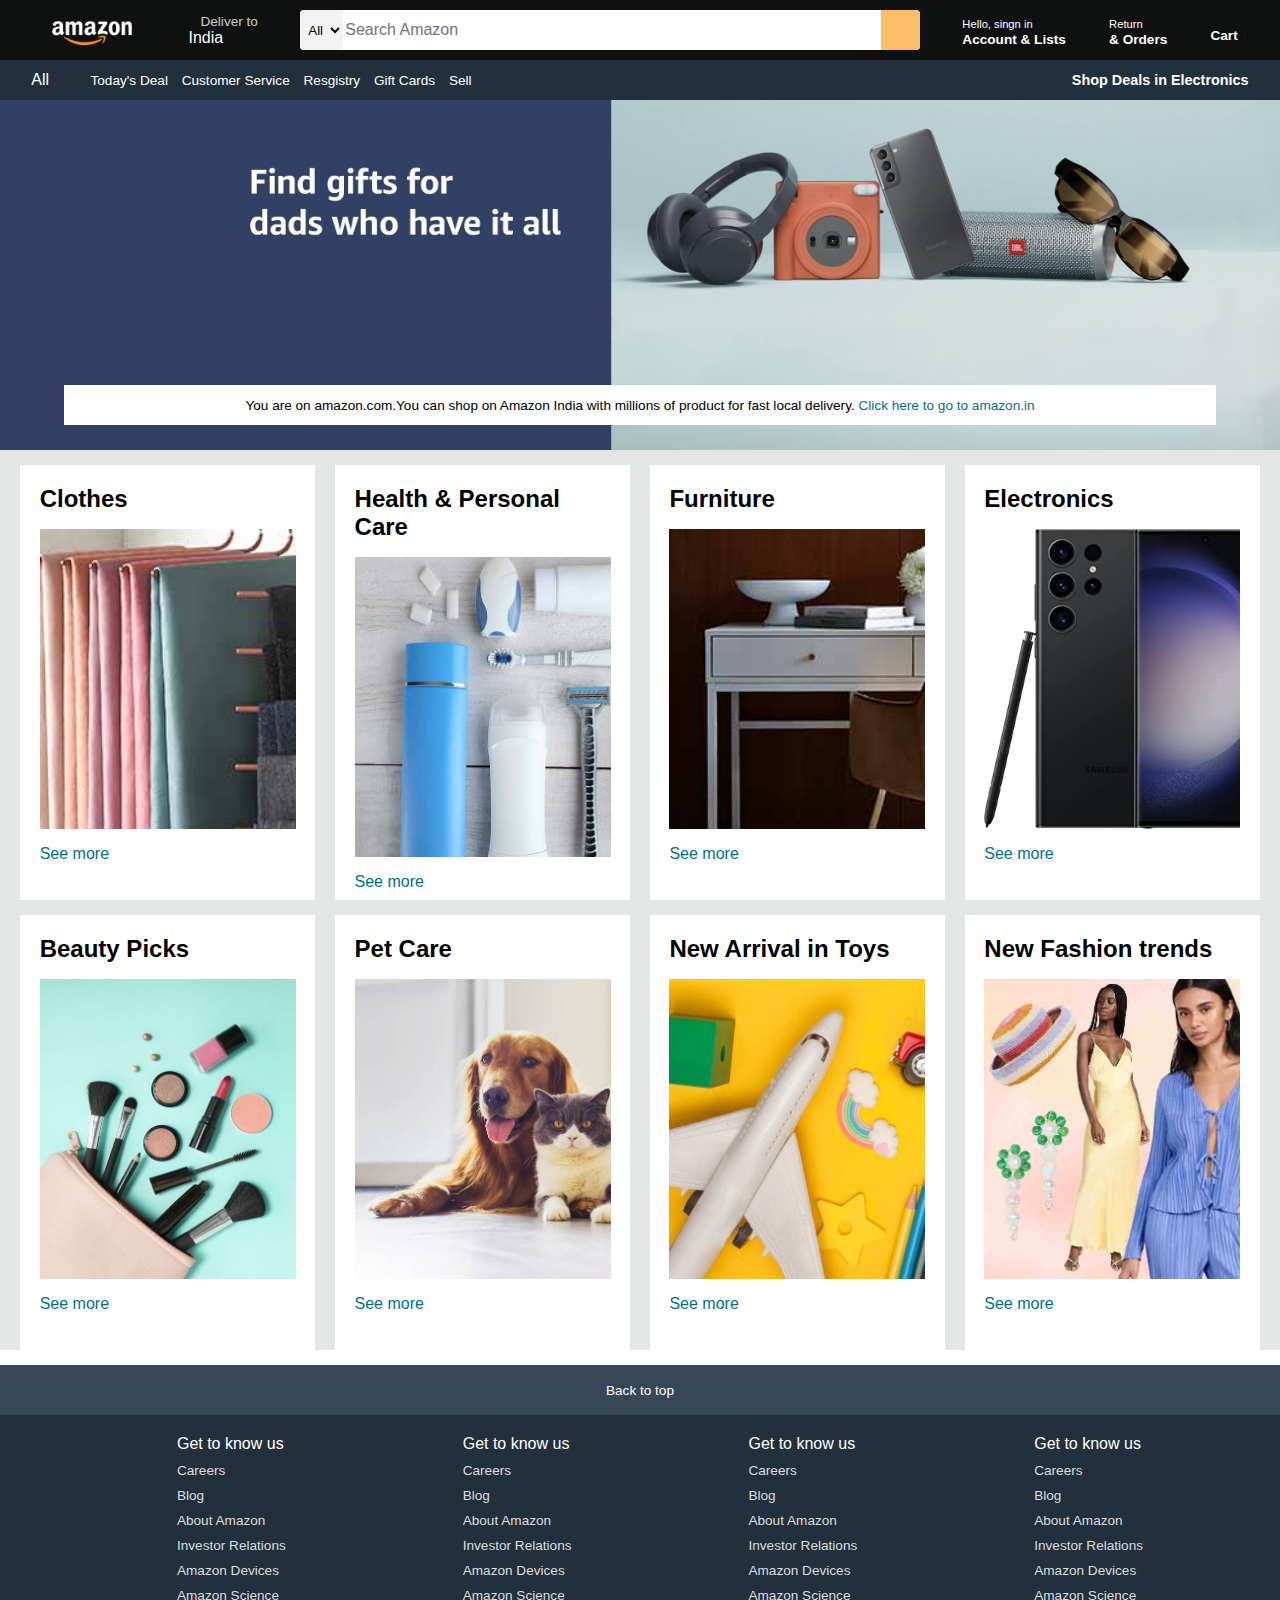
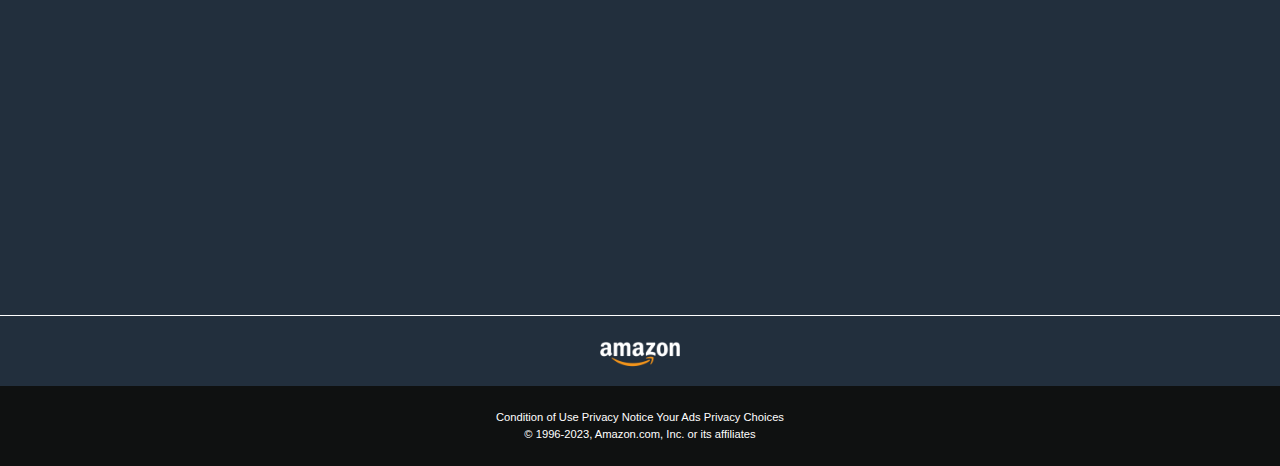
<file: Clones(basic landing pages)/Amazon_clone(UI only)/index.html>
<!DOCTYPE html>
<html lang="en">
  <head>
    <meta charset="UTF-8" />
    <meta http-equiv="X-UA-Compatible" content="IE=edge" />
    <meta name="viewport" content="width=device-width, initial-scale=1.0" />
    <title>Amazon</title>
    <link
      rel="stylesheet"
      href="https://cdnjs.cloudflare.com/ajax/libs/font-awesome/6.4.0/css/all.min.css"
      integrity="sha512-iecdLmaskl7CVkqkXNQ/ZH/XLlvWZOJyj7Yy7tcenmpD1ypASozpmT/E0iPtmFIB46ZmdtAc9eNBvH0H/ZpiBw=="
      crossorigin="anonymous"
      referrerpolicy="no-referrer"
    />
    <link rel="stylesheet" href="style1.css" />
    <link rel="icon" type="image/x-icon" href="amazon_logo.png" />
  </head>
  <body>
    <header>
      <div class="navbar">
        <div class="navlogo border">
          <div class="logo"></div>
        </div>
        <div class="navaddress border">
          <p class="add1">Deliver to</p>
          <div class="addressicon">
            <i class="fa-solid fa-location-dot"></i>
            <p class="add2">India</p>
          </div>
        </div>
        <div class="navsearch">
          <select class="searchselect">
            <option>All</option>
          </select>
          <input placeholder="Search Amazon" class="searchinput" />
          <div class="searchicon">
            <i class="fa-solid fa-magnifying-glass"></i>
          </div>
        </div>
        <div class="navsignin border">
          <p><span>Hello, singn in</span></p>
          <p class="navsecond">Account & Lists</p>
        </div>
        <div class="navreturn border">
          <p><span>Return</span></p>
          <p class="navsecond">& Orders</p>
        </div>
        <div class="navcart border">
          <i class="fa-solid fa-cart-shopping"></i>
          Cart
        </div>
      </div>

      <div class="panel">
        <div class="panelall">
          <i class="fa-solid fa-bars"></i>
          All
        </div>
        <div class="panelops">
          <p>Today's Deal</p>
          <p>Customer Service</p>
          <p>Resgistry</p>
          <p>Gift Cards</p>
          <p>Sell</p>
        </div>
        <div class="paneldeals">Shop Deals in Electronics</div>
      </div>
    </header>
    <div class="herosection">
      <div class="heromsg">
        <p>
          You are on amazon.com.You can shop on Amazon India with millions of
          product for fast local delivery.<a
            href="#"
            style="text-decoration: none"
          >
            Click here to go to amazon.in</a
          >
        </p>
      </div>
    </div>
    <div class="shopsection">
      <div class="box1 box">
        <div class="boxcontent">
          <h2>Clothes</h2>
          <div
            class="boximg"
            style="background-image: url('box1_image.jpg')"
          ></div>
          <p>See more</p>
        </div>
      </div>
      <div class="box2 box">
        <div class="boxcontent">
          <h2>Health & Personal Care</h2>
          <div
            class="boximg"
            style="background-image: url('box2_image.jpg')"
          ></div>
          <p>See more</p>
        </div>
      </div>
      <div class="box3 box">
        <div class="boxcontent">
          <h2>Furniture</h2>
          <div
            class="boximg"
            style="background-image: url('box3_image.jpg')"
          ></div>
          <p>See more</p>
        </div>
      </div>
      <div class="box4 box">
        <div class="boxcontent">
          <h2>Electronics</h2>
          <div
            class="boximg"
            style="background-image: url('box4_image.jpg')"
          ></div>
          <p>See more</p>
        </div>
      </div>
    </div>
    <div class="shopsection">
      <div class="box5 box">
        <div class="boxcontent">
          <h2>Beauty Picks</h2>
          <div
            class="boximg"
            style="background-image: url('box5_image.jpg')"
          ></div>
          <p>See more</p>
        </div>
      </div>
      <div class="box6 box">
        <div class="boxcontent">
          <h2>Pet Care</h2>
          <div
            class="boximg"
            style="background-image: url('box6_image.jpg')"
          ></div>
          <p>See more</p>
        </div>
      </div>
      <div class="box7 box">
        <div class="boxcontent">
          <h2>New Arrival in Toys</h2>
          <div
            class="boximg"
            style="background-image: url('box7_image.jpg')"
          ></div>
          <p>See more</p>
        </div>
      </div>
      <div class="box8 box">
        <div class="boxcontent">
          <h2>New Fashion trends</h2>
          <div
            class="boximg"
            style="background-image: url('box8_image.jpg')"
          ></div>
          <p>See more</p>
        </div>
      </div>
    </div>
  </body>
  <footer>
    <div class="footpanel1">Back to top</div>
    <div class="footpanel2">
      <ul>
        <p>Get to know us</p>
        <a>Careers</a>
        <a>Blog</a>
        <a>About Amazon</a>
        <a>Investor Relations</a>
        <a>Amazon Devices</a>
        <a>Amazon Science</a>
      </ul>
      <ul>
        <p>Get to know us</p>
        <a>Careers</a>
        <a>Blog</a>
        <a>About Amazon</a>
        <a>Investor Relations</a>
        <a>Amazon Devices</a>
        <a>Amazon Science</a>
      </ul>
      <ul>
        <p>Get to know us</p>
        <a>Careers</a>
        <a>Blog</a>
        <a>About Amazon</a>
        <a>Investor Relations</a>
        <a>Amazon Devices</a>
        <a>Amazon Science</a>
      </ul>
      <ul>
        <p>Get to know us</p>
        <a>Careers</a>
        <a>Blog</a>
        <a>About Amazon</a>
        <a>Investor Relations</a>
        <a>Amazon Devices</a>
        <a>Amazon Science</a>
      </ul>
    </div>
    <div class="footpanel3">
      <div class="logo"></div>
    </div>
    <div class="footpanel4">
      <div class="pages">
        <a>Condition of Use</a>
        <a>Privacy Notice</a>
        <a>Your Ads Privacy Choices</a>
      </div>
      <div class="copyright">
        © 1996-2023, Amazon.com, Inc. or its affiliates
      </div>
    </div>
  </footer>
</html>
</file>
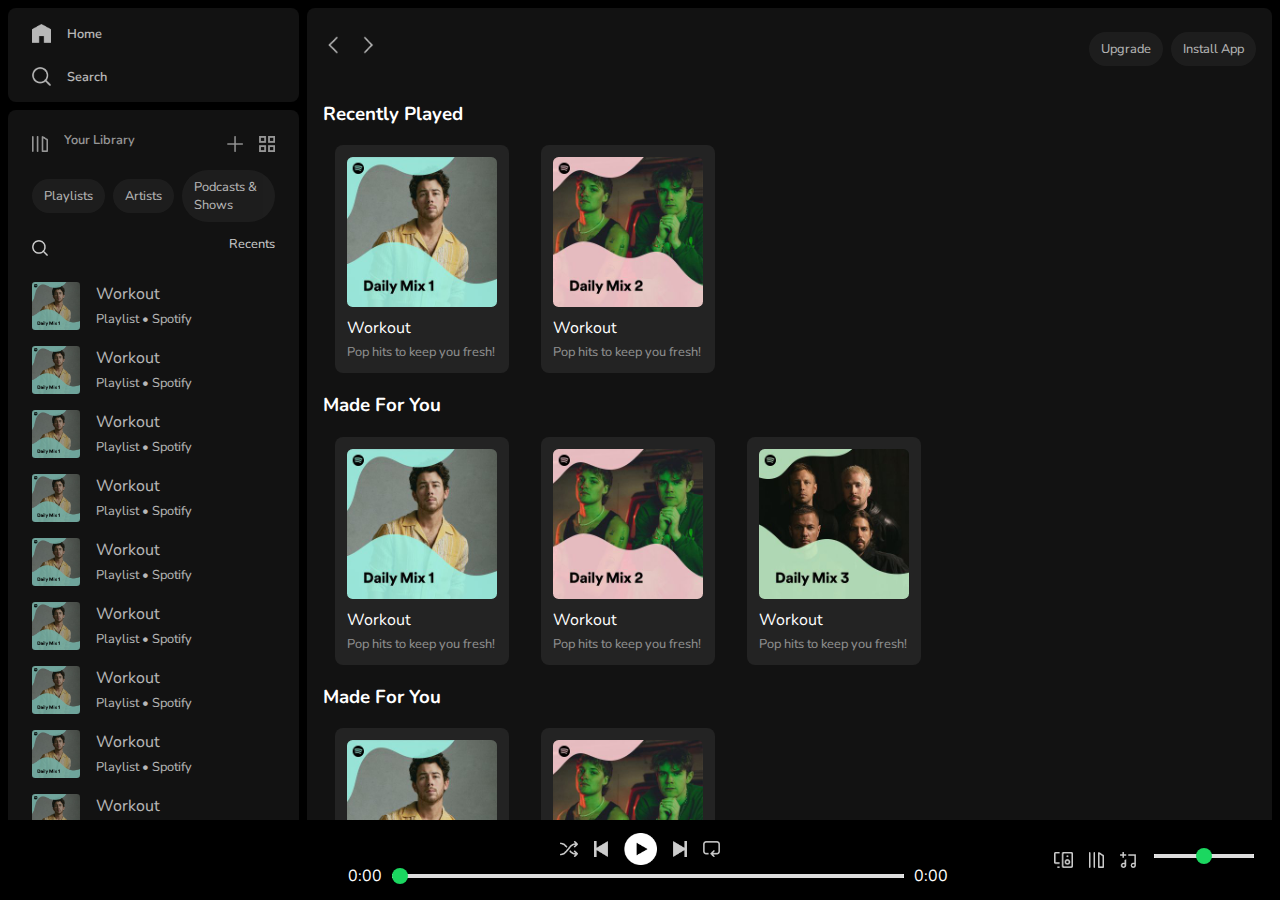
<file: Clones(basic landing pages)/Spotify_clone(UI only)/indexspotify1.html>
<!DOCTYPE html>
<html>
  <head>
    <meta charset="utf-8" />
    <meta http-equiv="X-UA-Compatible" content="IE=edge" />
    <title>Spotify - Web Player: Music for everyone</title>
    <meta name="description" content="Spotify clone made using html,css" />
    <meta name="viewport" content="width=device-width, initial-scale=1" />
    <link rel="stylesheet" href="./stylespotify1.css" />
    <link rel="icon" type="image/x-icon" href="./assets/logo.png" />
    <!-- <link rel="icon" type="image/x-icon" href="/images/favicon.ico"> -->

    <link rel="preconnect" href="https://fonts.googleapis.com" />
    <link rel="preconnect" href="https://fonts.gstatic.com" crossorigin />
    <link
      href="https://fonts.googleapis.com/css2?family=Nunito:wght@300;400;700&display=swap"
      rel="stylesheet"
    />
  </head>
  <body>
    <div class="container">
      <div class="sidebar">
        <div class="top-icons">
          <div class="link-flex">
            <img src="./assets/home.png" alt="Home" />
            <a href="#">Home</a>
          </div>
          <div class="link-flex">
            <img src="./assets/search.png" alt="Search" />
            <a href="#">Search</a>
          </div>
        </div>
        <div class="library">
          <div class="flex-top">
            <div class="link-flex">
              <img src="./assets/playlist.png" alt="Library" />
              <p>Your Library</p>
            </div>
            <div class="link-flex">
              <img src="./assets/plus.png" />
              <img src="./assets/boxes.png" />
            </div>
          </div>
          <div class="link-flex" style="gap: 0.5rem">
            <div class="chip">Playlists</div>
            <div class="chip">Artists</div>
            <div class="chip">Podcasts & Shows</div>
          </div>
          <div class="flex-top">
            <img src="./assets/search.png" />
            <p>Recents</p>
          </div>
          <div class="albums">
            <div class="link-flex album-flex">
              <img src="./assets/mix1.jpeg" class="album-cover" />
              <div class="col-flex">
                <p class="album-name">Workout</p>
                <p>Playlist &#x2022; Spotify</p>
              </div>
            </div>
            <div class="link-flex album-flex">
              <img src="./assets/mix1.jpeg" class="album-cover" />
              <div class="col-flex">
                <p class="album-name">Workout</p>
                <p>Playlist &#x2022; Spotify</p>
              </div>
            </div>
            <div class="link-flex album-flex">
              <img src="./assets/mix1.jpeg" class="album-cover" />
              <div class="col-flex">
                <p class="album-name">Workout</p>
                <p>Playlist &#x2022; Spotify</p>
              </div>
            </div>
            <div class="link-flex album-flex">
              <img src="./assets/mix1.jpeg" class="album-cover" />
              <div class="col-flex">
                <p class="album-name">Workout</p>
                <p>Playlist &#x2022; Spotify</p>
              </div>
            </div>
            <div class="link-flex album-flex">
              <img src="./assets/mix1.jpeg" class="album-cover" />
              <div class="col-flex">
                <p class="album-name">Workout</p>
                <p>Playlist &#x2022; Spotify</p>
              </div>
            </div>
            <div class="link-flex album-flex">
              <img src="./assets/mix1.jpeg" class="album-cover" />
              <div class="col-flex">
                <p class="album-name">Workout</p>
                <p>Playlist &#x2022; Spotify</p>
              </div>
            </div>
            <div class="link-flex album-flex">
              <img src="./assets/mix1.jpeg" class="album-cover" />
              <div class="col-flex">
                <p class="album-name">Workout</p>
                <p>Playlist &#x2022; Spotify</p>
              </div>
            </div>
            <div class="link-flex album-flex">
              <img src="./assets/mix1.jpeg" class="album-cover" />
              <div class="col-flex">
                <p class="album-name">Workout</p>
                <p>Playlist &#x2022; Spotify</p>
              </div>
            </div>
            <div class="link-flex album-flex">
              <img src="./assets/mix1.jpeg" class="album-cover" />
              <div class="col-flex">
                <p class="album-name">Workout</p>
                <p>Playlist &#x2022; Spotify</p>
              </div>
            </div>
            <div class="link-flex album-flex">
              <img src="./assets/mix1.jpeg" class="album-cover" />
              <div class="col-flex">
                <p class="album-name">Workout</p>
                <p>Playlist &#x2022; Spotify</p>
              </div>
            </div>
            <div class="link-flex album-flex">
              <img src="./assets/mix1.jpeg" class="album-cover" />
              <div class="col-flex">
                <p class="album-name">Workout</p>
                <p>Playlist &#x2022; Spotify</p>
              </div>
            </div>
            <div class="link-flex album-flex">
              <img src="./assets/mix1.jpeg" class="album-cover" />
              <div class="col-flex">
                <p class="album-name">Workout</p>
                <p>Playlist &#x2022; Spotify</p>
              </div>
            </div>
            <div class="link-flex album-flex">
              <img src="./assets/mix1.jpeg" class="album-cover" />
              <div class="col-flex">
                <p class="album-name">Workout</p>
                <p>Playlist &#x2022; Spotify</p>
              </div>
            </div>
            <div class="link-flex album-flex">
              <img src="./assets/mix1.jpeg" class="album-cover" />
              <div class="col-flex">
                <p class="album-name">Workout</p>
                <p>Playlist &#x2022; Spotify</p>
              </div>
            </div>
            <div class="link-flex album-flex">
              <img src="./assets/mix1.jpeg" class="album-cover" />
              <div class="col-flex">
                <p class="album-name">Workout</p>
                <p>Playlist &#x2022; Spotify</p>
              </div>
            </div>
          </div>
           <!-- Put your playlists here  -->
        </div>
      </div>
      <div class="main-content">
        <div class="navbar">
          <div class="link-flex">
            <img src="./assets/back_navigation.png" />
            <img src="./assets/forward_navigation.png" />
          </div>
          <!-- Navbar content -->
          <div class="link-flex" style="gap: 0; column-gap: 0.5rem">
            <div class="chip">Upgrade</div>
            <div class="chip">Install App</div>
          </div>
        </div>
        <h3>Recently Played</h3>
        <div class="cards-container">
          <div class="card">
            <img src="./assets/mix1.jpeg" class="card-img" />
            <p class="card-name">Workout</p>
            <p class="card-description">Pop hits to keep you fresh!</p>
          </div>
          <div class="card">
            <img src="./assets/mix2.jpeg" class="card-img" />
            <p class="card-name">Workout</p>
            <p class="card-description">Pop hits to keep you fresh!</p>
          </div>
        </div>
        <h3>Made For You</h3>
        <div class="cards-container">
          <div class="card">
            <img src="./assets/mix1.jpeg" class="card-img" />
            <p class="card-name">Workout</p>
            <p class="card-description">Pop hits to keep you fresh!</p>
          </div>
          <div class="card">
            <img src="./assets/mix2.jpeg" class="card-img" />
            <p class="card-name">Workout</p>
            <p class="card-description">Pop hits to keep you fresh!</p>
          </div>
          <div class="card">
            <img src="./assets/mix3.jpeg" class="card-img" />
            <p class="card-name">Workout</p>
            <p class="card-description">Pop hits to keep you fresh!</p>
          </div>
        </div>
        <h3>Made For You</h3>
        <div class="cards-container">
          <div class="card">
            <img src="./assets/mix1.jpeg" class="card-img" />
            <p class="card-name">Workout</p>
            <p class="card-description">Pop hits to keep you fresh!</p>
          </div>
          <div class="card">
            <img src="./assets/mix2.jpeg" class="card-img" />
            <p class="card-name">Workout</p>
            <p class="card-description">Pop hits to keep you fresh!</p>
          </div>
        </div>
      </div>
      <div class="player">
        <div class="volume-controls"></div>
        <div class="player-center">
          <div class="player-controls">
            <img
              style="height: 1rem; margin-right: 1rem; opacity: 0.8"
              src="./assets/shuffle.png"
            />
            <img
              style="height: 1rem; margin-right: 1rem; opacity: 0.8"
              src="./assets/previous_musicbar.png"
            />
            <img
              style="height: 2rem; margin-right: 1rem"
              src="./assets/play_musicbar.png"
            />
            <img
              style="height: 1rem; margin-right: 1rem; opacity: 0.8"
              src="./assets/next_musicbar.png"
            />
            <img
              style="height: 1rem; margin-right: 1rem; opacity: 0.8"
              src="./assets/loop.png"
            />
          </div>
          <div class="player-timeline">
            <span class="current-time">0:00</span>
            <input
              type="range"
              class="timeline-slider"
              min="0"
              max="100"
              step="1"
              value="0"
            />
            <span class="total-time">0:00</span>
          </div>
        </div>

        <div class="volume-controls">
          <img
            src="./assets/device.png"
            style="height: 1rem; margin-right: 1rem; opacity: 0.8"
            alt="Volume"
          />
          <img
            src="./assets/playlist.png"
            style="height: 1rem; margin-right: 1rem; opacity: 0.8"
            alt="Settings"
          />
          <img
            src="./assets/music.png"
            style="height: 1rem; margin-right: 1rem; opacity: 0.8"
            alt="Fullscreen"
          />
          <input
            type="range"
            class="volume-slider"
            min="0"
            max="100"
            step="1"
            value="50"
          />
        </div>
      </div>
    </div>
  </body>
</html>
</file>
<file: Clones(basic landing pages)/Amazon_clone(UI only)/style1.css>
* {
  margin: 0%;
  font-family: Arial;
  border: border-box;
}
.navbar {
  height: 60px;
  background-color: #0f1111;
  color: white;
  display: flex;
  align-items: center;
  justify-content: space-evenly;
}
.navlogo {
  height: 50px;
  width: 100px;
}
.logo {
  background-image: url("amazon_logo.png");
  background-size: cover;
  height: 50px;
  width: 100%;
}
.border {
  border: 1.5px solid transparent;
}
.border:hover {
  border: 1.5px solid white;
}
.add1 {
  color: #cccccc;
  font-size: 0.85rem;
  margin-left: 15px;
}
.add2 {
  font-size: 1rem;
  margin-left: 3px;
}
.addressicon {
  display: flex;
  align-items: center;
}
.navsearch {
  display: flex;
  background-color: pink;
  width: 620px;
  height: 40px;
  border-radius: 4px;
  justify-content: space-evenly;
}
.searchselect {
  background-color: #f3f3f3;
  width: 50px;
  text-align: center;
  border-top-left-radius: 4px;
  border-bottom-left-radius: 4px;
  border: none;
}
.searchinput {
  width: 100%;
  font-size: 1rem;
  border: none;
}
.searchicon {
  width: 45px;
  display: flex;
  justify-content: center;
  align-items: center;
  font-size: 1.2rem;
  background-color: #febd68;
  border-top-right-radius: 4px;
  border-bottom-right-radius: 4px;
  color: #0e1111;
}
.navsearch:hover {
  border: 2px solid orange;
}
span {
  font-size: 0.7rem;
}
.navsecond {
  font-size: 0.85rem;
  font-weight: 700;
}
.navcart i {
  font-size: 30px;
}
.navcart {
  font-size: 0.85rem;
  font-weight: 700;
}
.panel {
  height: 40px;
  background-color: #222f3d;
  color: white;
  display: flex;
  align-items: center;
  justify-content: space-evenly;
}
.panelops p {
  display: inline;
  margin-left: 10px;
}
.panelops {
  width: 75%;
  font-size: 0.85rem;
}
.paneldeals {
  font-size: 0.9rem;
  font-weight: 700;
}
.herosection {
  background-image: url("hero_image.jpg");
  background-size: cover;
  height: 350px;
  display: flex;
  justify-content: center;
  align-items: flex-end;
}
.heromsg {
  background-color: white;
  color: black;
  height: 40px;
  display: flex;
  align-items: center;
  justify-content: center;
  font-size: 0.85rem;
  width: 90%;
  margin-bottom: 25px;
}
.heromsg a {
  color: #007185;
}
.shopsection {
  display: flex;
  flex-wrap: wrap;
  justify-content: space-evenly;
  background-color: #e2e7e6;
}
.box {
  /* border: 2px solid black; */
  height: 400px;
  width: 23%;
  background-color: white;
  padding: 20px 0px 15px;
  margin-top: 15px;
}
.boximg {
  height: 300px;
  background-size: cover;
  background-repeat: no-repeat;
  margin-top: 1rem;
  margin-bottom: 1rem;
}
.boxcontent {
  margin-left: 1.2rem;
  margin-right: 1.2rem;
}
.boxcontent p {
  color: #007185;
}
footer {
  margin-top: 15px;
}
.footpanel1 {
  background-color: #374758;
  color: white;
  height: 50px;
  display: flex;
  justify-content: center;
  align-items: center;
  font-size: 0.85rem;
}
.footpanel2 {
  background-color: #222f3d;
  color: white;
  height: 500px;
  display: flex;
  justify-content: space-evenly;
}
ul {
  margin-top: 20px;
}
ul a {
  display: block;
  font-size: 0.85rem;
  margin-top: 10px;
  color: #dddddd;
}
.footpanel3 {
  background-color: #222f3d;
  color: white;
  border-top: 0.5px solid white;
  height: 70px;
  display: flex;
  justify-content: center;
  align-items: center;
}
.logo {
  background-image: url("amazon_logo.png");
  background-size: cover;
  height: 50px;
  width: 100px;
}
.footpanel4 {
  background-color: #0f1111;
  color: white;
  height: 80px;
  font-size: 0.7rem;
  text-align: center;
  /* display: flex;
  justify-content: center;
  align-items: center; */
}
.pages {
  padding-top: 25px;
}
.copyright {
  padding-top: 5px;
}
</file>
<file: Clones(basic landing pages)/Spotify_clone(UI only)/stylespotify1.css>
:root {
    --black: #000;
    --grey: #121212;
    --light-grey: #232323;
    --white: #fff;
  }
  body,
  html {
    height: 100%;
    margin: 0rem;
    overflow: hidden;
    display: flex;
    flex-direction: column;
    font-family: "Nunito", sans-serif;
    background-color: var(--black);
    color: var(--white);
  }
  
  a {
    color: var(--white);
    text-decoration: none;
  }
  
  .container {
    display: flex;
    flex: 1;
    overflow: hidden;
    background-color: var(--black);
    padding: 0.5rem;
  }
  
  .sidebar {
    flex: 0.25;
    overflow-y: auto;
  
    display: flex;
    flex-direction: column;
    margin-right: 0.5rem;
  }
  
  .top-icons {
    display: flex;
    flex-direction: column;
    gap: 1.5rem;
    padding: 1rem 1.5rem;
    margin-bottom: 0.5rem;
    background-color: var(--grey);
    border-radius: 0.5rem;
  }
  
  .link-flex {
    display: flex;
    justify-content: flex-start;
    gap: 1rem;
    align-items: center;
    opacity: 0.7;
    font-weight: 600;
    font-size: 0.8rem;
    cursor: pointer;
  }
  
  .link-flex:hover {
    opacity: 1;
    transition: all 0.3s;
  }
  
  .link-flex img {
    height: 1.2rem;
    width: 1.2rem;
  }
  .link-flex p {
    font-size: 1rem;
    color: var(--white);
  }
  
  .library {
    border-radius: 0.5rem;
    flex: 3;
    overflow-y: auto;
    background-color: var(--grey);
    padding: 0.5rem 1.5rem;
  }
  
  .flex-top {
    display: flex;
    justify-content: space-between;
    align-items: center;
  }
  
  .flex-top img {
    height: 1rem;
    width: 1rem;
    opacity: 0.8;
    margin-top: 0.5rem;
  }
  
  .flex-top p {
    font-size: 0.8rem;
    opacity: 0.8;
  }
  
  .flex-top p:hover {
    opacity: 1;
    transition: all 0.3s;
  }
  
  .flex-top img:hover {
    opacity: 1;
    transition: all 0.3s;
  }
  
  .chip {
    margin-top: 0.5rem;
    padding: 0.5rem 0.75rem;
    background-color: var(--light-grey);
    border-radius: 5rem;
    width: fit-content;
    font-weight: normal;
    color: var(--white);
  }
  
  .main-content {
    flex: 0.8;
    overflow-y: auto;
    background-color: var(--grey);
    display: flex;
    flex-direction: column;
    padding: 0rem 1rem;
    border-radius: 0.5rem;
    padding-bottom: 6rem;
  }
  
  .album-flex {
    margin-bottom: 1rem !important;
  }
  
  .albums {
    margin-top: 1rem;
  }
  
  .album-cover {
    height: 3rem !important;
    width: 3rem !important;
    border-radius: 0.2rem;
  }
  
  .col-flex p {
    margin: 0;
    font-weight: normal;
    font-size: 0.8rem;
  }
  
  .album-name {
    color: var(--white);
    margin-bottom: 0.35rem !important;
    font-size: 1rem !important;
  }
  
  .navbar {
    position: sticky;
    top: 0;
    display: flex;
    justify-content: space-between;
    padding: 1rem 0rem;
    align-items: center;
    background-color: var(--grey);
    z-index: 1000;
    /* Other styles as needed */
  }
  
  .cards-container {
    display: flex;
    gap: 0.5rem;
    flex-wrap: wrap;
    /* Other styles as needed */
  }
  
  .card {
    width: 150px;
    background-color: var(--light-grey);
    padding: 0.75rem;
    border-radius: 0.5rem;
    height: fit-content;
    margin: 0rem 0.75rem;
  }
  
  .card-img {
    width: 100%;
    border-radius: 0.35rem;
  }
  
  .card-name {
    margin: 0.25rem 0;
  }
  
  .card-description {
    margin: 0;
    font-size: 0.8rem;
    opacity: 0.5;
  }
  
  .player {
    width: 100%;
    height: 80px; /* Adjust as needed */
    position: fixed;
    bottom: 0;
    background-color: var(--black);
    display: flex;
    justify-content: space-between;
    align-items: center;
  }
  
  .volume-controls {
    width: 20vw;
  }
  
  .player-center {
    display: flex;
    flex-direction: column;
    justify-content: center;
    align-items: center;
    width: 40vw;
  }
  
  .player-controls {
    display: flex;
    align-items: center;
  }
  
  .volume-controls {
    display: flex;
    justify-content: flex-end;
    margin-right: 2rem;
  }
  
  .player-timeline {
    display: flex;
    align-items: center;
  }
  
  .timeline-slider {
    margin: 0 10px;
    width: 40vw;
  }
  
  .volume-slider {
    width: 100px;
    height: 4px;
  }
  
  .timeline-slider:hover,
  .volume-slider:hover {
    background-color: #1bd760;
  }
  .timeline-slider,
  .volume-slider {
    -webkit-appearance: none;
  }
  
  .timeline-slider::-webkit-slider-runnable-track,
  .volume-slider::-webkit-slider-runnable-track {
    height: 4px;
    background: #ddd;
    border: none;
    border-radius: 100px;
  }
  
  .timeline-slider::-webkit-slider-thumb,
  .volume-slider::-webkit-slider-thumb {
    -webkit-appearance: none;
    border: none;
    height: 16px;
    width: 16px;
    border-radius: 50%;
    background: #1bd760;
    margin-top: -6px;
  }
  
  .timeline-slider:focus,
  .volume-slider:focus {
    outline: none;
  }
  
  .timeline-slider:focus::-webkit-slider-runnable-track {
    background: #ccc;
  }
</file>
